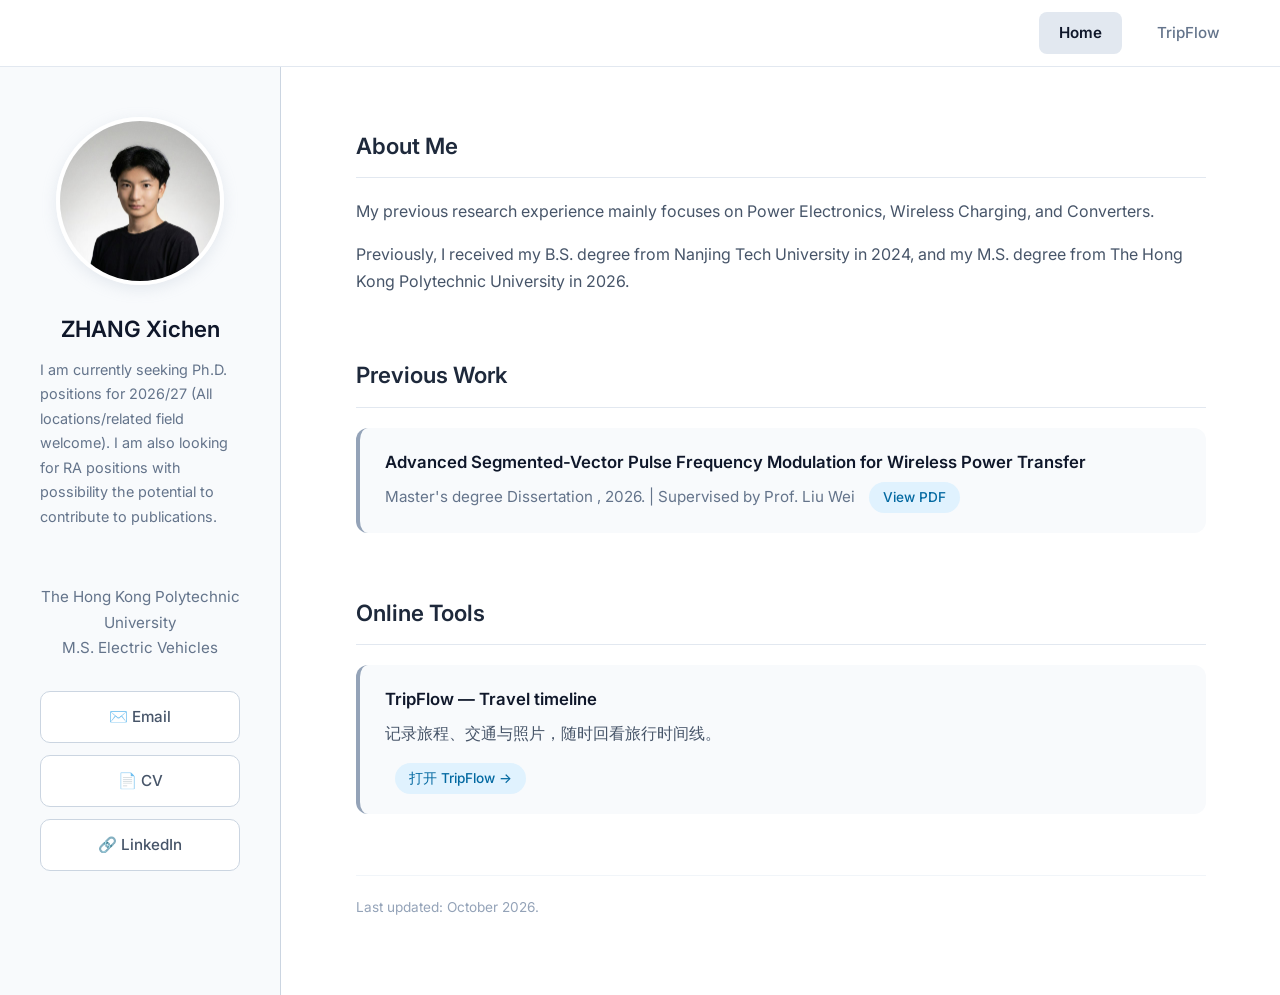
<file: index.html>
<!DOCTYPE html>
<html lang="en">
<head>
    <meta charset="UTF-8">
    <meta name="viewport" content="width=device-width, initial-scale=1.0">
    <title>ZHANG Xichen - Academic Profile</title>
    <style>
        /* 导入现代柔和的无衬线字体 */
        @import url('https://fonts.googleapis.com/css2?family=Inter:wght@300;400;500;600&display=swap');

        /* 全局样式 */
        body {
            font-family: 'Inter', -apple-system, BlinkMacSystemFont, "Segoe UI", Roboto, sans-serif;
            line-height: 1.7;
            color: #475569;
            background-color: #ffffff; /* 统一改为纯白背景 */
            margin: 0;
            padding: 0;
            display: flex;
            flex-direction: column;
        }

        /* === 全局顶部导航栏 === */
        .global-nav {
            width: 100%;
            background-color: rgba(255, 255, 255, 0.85);
            backdrop-filter: blur(12px);
            -webkit-backdrop-filter: blur(12px);
            border-bottom: 1px solid #e2e8f0;
            position: sticky;
            top: 0;
            z-index: 100;
            display: flex;
            justify-content: center;
        }

        .nav-inner {
            max-width: 1200px;
            width: 100%;
            padding: 12px 30px;
            display: flex;
            justify-content: flex-end; /* 导航项靠右排列 */
            gap: 15px;
        }

        .global-nav a {
            text-decoration: none;
            color: #64748b;
            font-weight: 500;
            font-size: 0.95rem;
            padding: 8px 20px;
            border-radius: 8px;
            transition: all 0.2s ease;
        }

        .global-nav a:hover {
            color: #0f172a;
            background-color: #f1f5f9;
        }

        .global-nav a.active {
            color: #0f172a;
            background-color: #e2e8f0;
            font-weight: 600;
        }

        /* 页面主容器：全屏通栏设计 */
        .layout-container {
            display: flex;
            width: 100%;
            flex: 1; /* 撑满剩余高度 */
            min-height: calc(100vh - 60px);
        }

        /* === 左侧信息栏 (紧贴最左侧) === */
        .sidebar {
            width: 200px;
            background-color: #f8fafc; /* 给予左侧一个极浅的灰蓝色背景，与右侧白底区分 */
            border-right: 1px solid #cbd5e1; /* 加深了分界线的颜色 */
            padding: 50px 40px;
            display: flex;
            flex-direction: column;
            align-items: center;
            text-align: center;
            flex-shrink: 0;
        }

        .profile-photo {
            width: 160px;
            height: 160px;
            border-radius: 50%;
            object-fit: cover;
            margin-bottom: 25px;
            border: 4px solid #ffffff;
            box-shadow: 0 4px 15px rgba(148, 163, 184, 0.2);
        }

        .sidebar h1 {
            font-size: 1.4rem;
            font-weight: 600;
            color: #0f172a;
            margin: 0 0 10px 0;
        }

        .sidebar .subtitle {
            font-size: 0.90rem;
            color: #64748b;
            margin-bottom: 30px;
            text-align: left; /* <- 加上这一行让文字靠左 */
            width: 100%;      /* <- 加上这一行确保文字块占满区域，从而完美左对齐 */
        }
        .sidebar .subtitle2 {
            font-size: 0.95rem;
            color: #64748b;
            margin-bottom: 30px;
        }

        /* 左侧链接按钮组 */
        .link-group {
            display: flex;
            flex-direction: column;
            gap: 12px;
            width: 100%;
        }

        .link-group a {
            display: flex;
            align-items: center;
            justify-content: center;
            padding: 12px;
            background-color: #ffffff;
            color: #475569;
            text-decoration: none;
            font-size: 0.95rem;
            font-weight: 500;
            border-radius: 10px;
            border: 1px solid #cbd5e1; /* 加深了按钮边框 */
            transition: all 0.3s ease;
        }

        .link-group a:hover {
            background-color: #f1f5f9;
            color: #0f172a;
            transform: translateY(-2px);
            box-shadow: 0 4px 12px rgba(0,0,0,0.05);
        }

        /* === 右侧主要内容区 === */
        .main-content {
            flex: 1;
            background-color: #ffffff;
            padding: 60px 40px;
            display: flex;
            justify-content: center; /* 确保内容在超大屏幕下居中 */
        }

        /* 内部内容容器：控制最大阅读宽度 */
        .content-inner {
            max-width: 850px;
            width: 100%;
            display: flex;
            flex-direction: column;
        }

        .content-inner section {
            margin-bottom: 45px;
        }

        .content-inner h2 {
            font-size: 1.4rem;
            font-weight: 600;
            color: #1e293b;
            margin-top: 0;
            margin-bottom: 20px;
            padding-bottom: 12px;
            border-bottom: 1px solid #e2e8f0;
        }

        .content-inner p {
            margin: 0 0 16px 0;
        }

        /* 列表样式 */
        ul { padding-left: 20px; }
        li { margin-bottom: 12px; }
        strong { color: #334155; }

        /* 论文/项目卡片样式 */
        .pub-item {
            background: #f8fafc;
            padding: 20px 25px;
            border-radius: 12px;
            border-left: 4px solid #94a3b8; /* 加深了卡片的左侧色带 */
            margin-bottom: 16px;
            transition: transform 0.2s ease;
        }
        
        .pub-item:hover {
            transform: translateX(4px);
        }

        .pub-title {
            font-weight: 600;
            color: #0f172a;
            font-size: 1.05rem;
            margin-bottom: 6px;
        }

        .doc-link {
            display: inline-block;
            background-color: #e0f2fe;
            color: #0369a1;
            padding: 4px 14px;
            border-radius: 20px;
            font-size: 0.85rem;
            font-weight: 500;
            margin-left: 10px;
            text-decoration: none;
            transition: all 0.2s ease;
        }

        .doc-link:hover {
            background-color: #bae6fd;
        }

        /* 页脚 */
        footer {
            margin-top: auto;
            padding-top: 20px;
            font-size: 0.85rem;
            color: #94a3b8;
            border-top: 1px solid #f1f5f9;
        }

        /* 响应式设计：在手机或窄屏幕上自动转为上下单栏布局 */
        @media (max-width: 900px) {
            .layout-container {
                flex-direction: column;
            }
            .sidebar {
                width: 100%;
                border-right: none;
                border-bottom: 1px solid #cbd5e1;
                padding: 40px 20px;
                box-sizing: border-box;
            }
            .main-content {
                padding: 40px 20px;
            }
            .nav-inner {
                justify-content: center;
            }
        }
    </style>
</head>
<body>

<!-- === 全局页面顶部导航栏 === -->
<nav class="global-nav">
    <div class="nav-inner">
        <a href="index.html" class="active">Home</a>
        <a href="/tripflow/">TripFlow</a>
        <!-- === <a href="projects.html">Projects</a> === -->
        <!-- === <a href="gallery.html">Gallery</a> === -->
    </div>
</nav>

<div class="layout-container">
    
    <!-- 左侧区域：个人信息与链接 (已靠齐最左侧，加深边界线) -->
    <aside class="sidebar">
        <img src="images/profile.jpg" alt="Profile Photo" class="profile-photo">
        <h1>ZHANG Xichen</h1>
        <div class="subtitle">
            I am currently seeking Ph.D. positions for 2026/27 (All locations/related field welcome). I am also looking for RA positions with possibility the potential to contribute to publications.<br><br>
            
        </div>

        <div class="subtitle2">
            The Hong Kong Polytechnic University<br>
            M.S. Electric Vehicles
        </div>
        
        <div class="link-group">
            <a href="mailto:xichen.zhang@connect.polyu.hk">✉️ Email</a>
            <a href="documents/cv.pdf" target="_blank">📄 CV</a>
            <a href="https://www.linkedin.com/in/xichen-zhang-b2058a384/" target="_blank">🔗 LinkedIn</a>
        </div>
    </aside>

    <!-- 右侧区域：核心学术内容 -->
    <main class="main-content">
        <!-- 阅读安全区：控制最大宽度 -->
        <div class="content-inner">
            
            <section id="about">
                <h2>About Me</h2>
                <p>My previous research experience mainly focuses on Power Electronics, Wireless Charging, and Converters.</p>
                <p>Previously, I received my B.S. degree from Nanjing Tech University in 2024, and my M.S. degree from The Hong Kong Polytechnic University in 2026.</p>
            </section>


            <!-- <section id="research">
                <h2>Research Interests</h2>
                <ul>
                    <li><strong>Wireless Power Transfer (WPT):</strong>  DC-DC converter design, simulation, and hardware implementation.</li>

                </ul>
            </section> -->
            

            <section id="publications">
                <h2>Previous Work</h2>
                
                <div class="pub-item">
                    <div class="pub-title">Advanced Segmented-Vector Pulse Frequency Modulation for Wireless Power Transfer</div>
                    <div style="font-size: 0.95rem; color: #64748b;">
                        Master's degree Dissertation , 2026.   |    Supervised by Prof. Liu Wei
                        <a class="doc-link" href="documents/ASVPFM.pdf" target="_blank">View PDF</a>
                    </div>
                </div>
                
            </section>

            <section id="tripflow">
                <h2>Online Tools</h2>
                <div class="pub-item">
                    <div class="pub-title">TripFlow — Travel timeline</div>
                    <p lang="zh-CN">记录旅程、交通与照片，随时回看旅行时间线。</p>
                    <a class="doc-link" href="/tripflow/" lang="zh-CN">打开 TripFlow →</a>
                </div>
            </section>

            <footer>
                <p> Last updated: October 2026.</p>
            </footer>
            
        </div>
    </main>
</div>

</body>
</html>
</file>
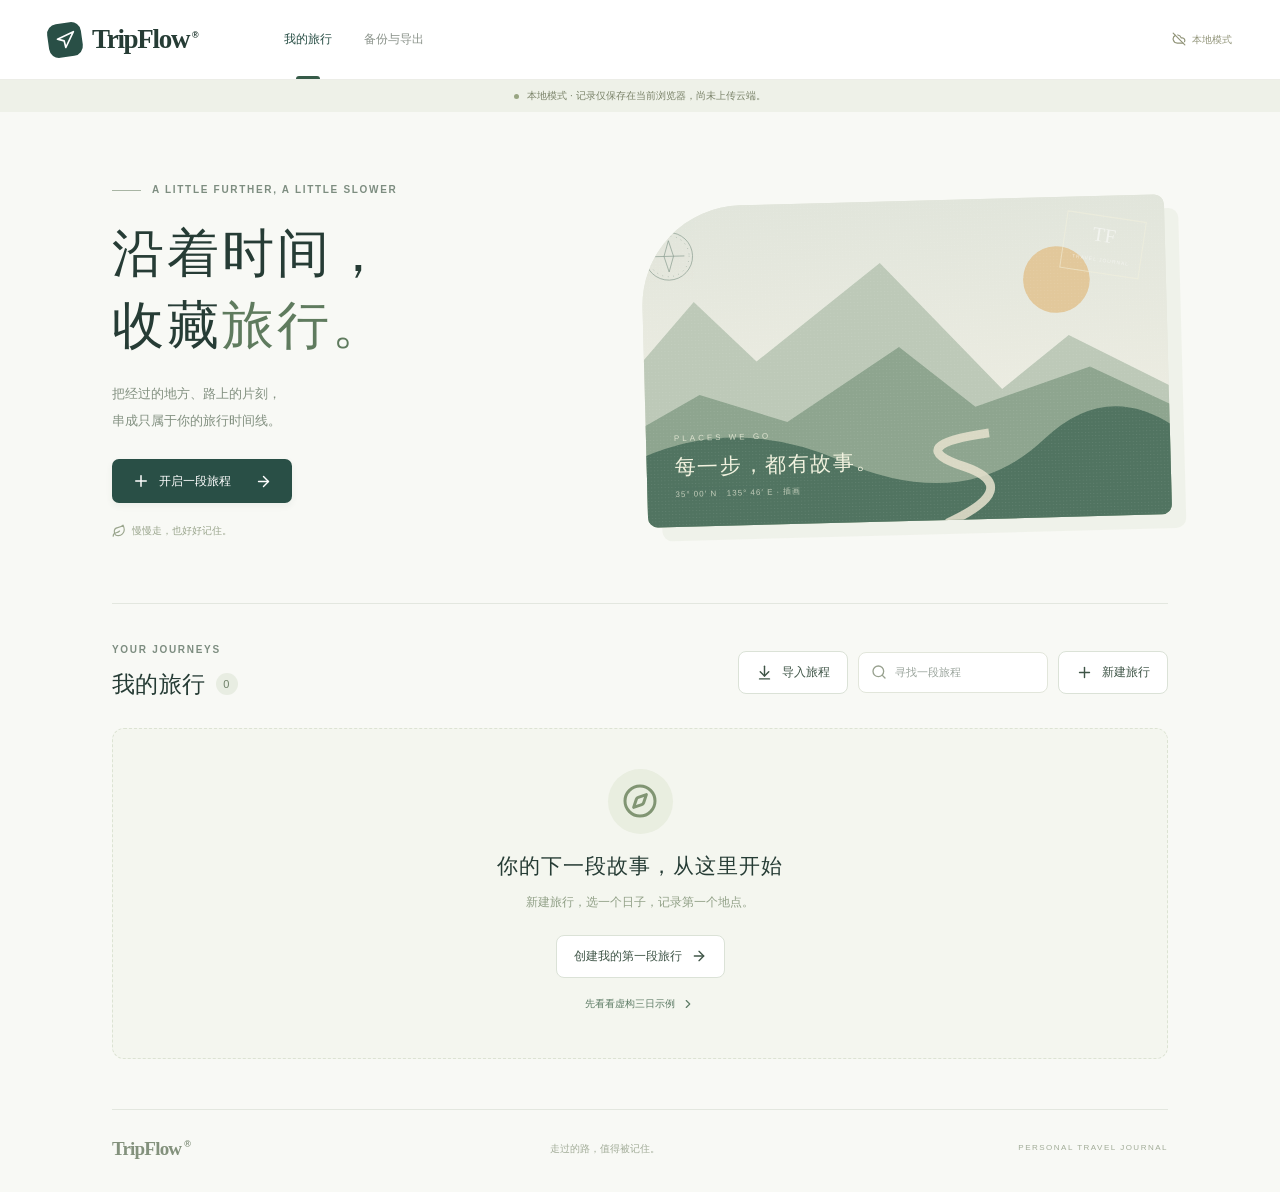
<file: tripflow/index.html>
<!doctype html><html lang="zh-CN"><head><meta charset="UTF-8"/><meta name="viewport" content="width=device-width, initial-scale=1.0"/><meta name="theme-color" content="#294f46"/><meta name="description" content="TripFlow，沿着时间，收藏旅行。私人的每日旅行时间线。"/><link rel="icon" href="/tripflow/favicon.svg"/><title>TripFlow · 沿着时间，收藏旅行</title>  <script type="module" crossorigin src="/tripflow/assets/index-BIm7Vu9X.js"></script>
  <link rel="modulepreload" crossorigin href="/tripflow/assets/react-vendor-WMYnhAEN.js">
  <link rel="modulepreload" crossorigin href="/tripflow/assets/time-vendor-Cg8xfoQg.js">
  <link rel="modulepreload" crossorigin href="/tripflow/assets/cloud-vendor-De9GV7Vy.js">
  <link rel="modulepreload" crossorigin href="/tripflow/assets/validation-vendor-CjbDRD19.js">
  <link rel="modulepreload" crossorigin href="/tripflow/assets/backup-vendor-w83gWbGJ.js">
  <link rel="stylesheet" crossorigin href="/tripflow/assets/index-IVOJQlnt.css">
</head><body><div id="root"></div></body></html>
</file>
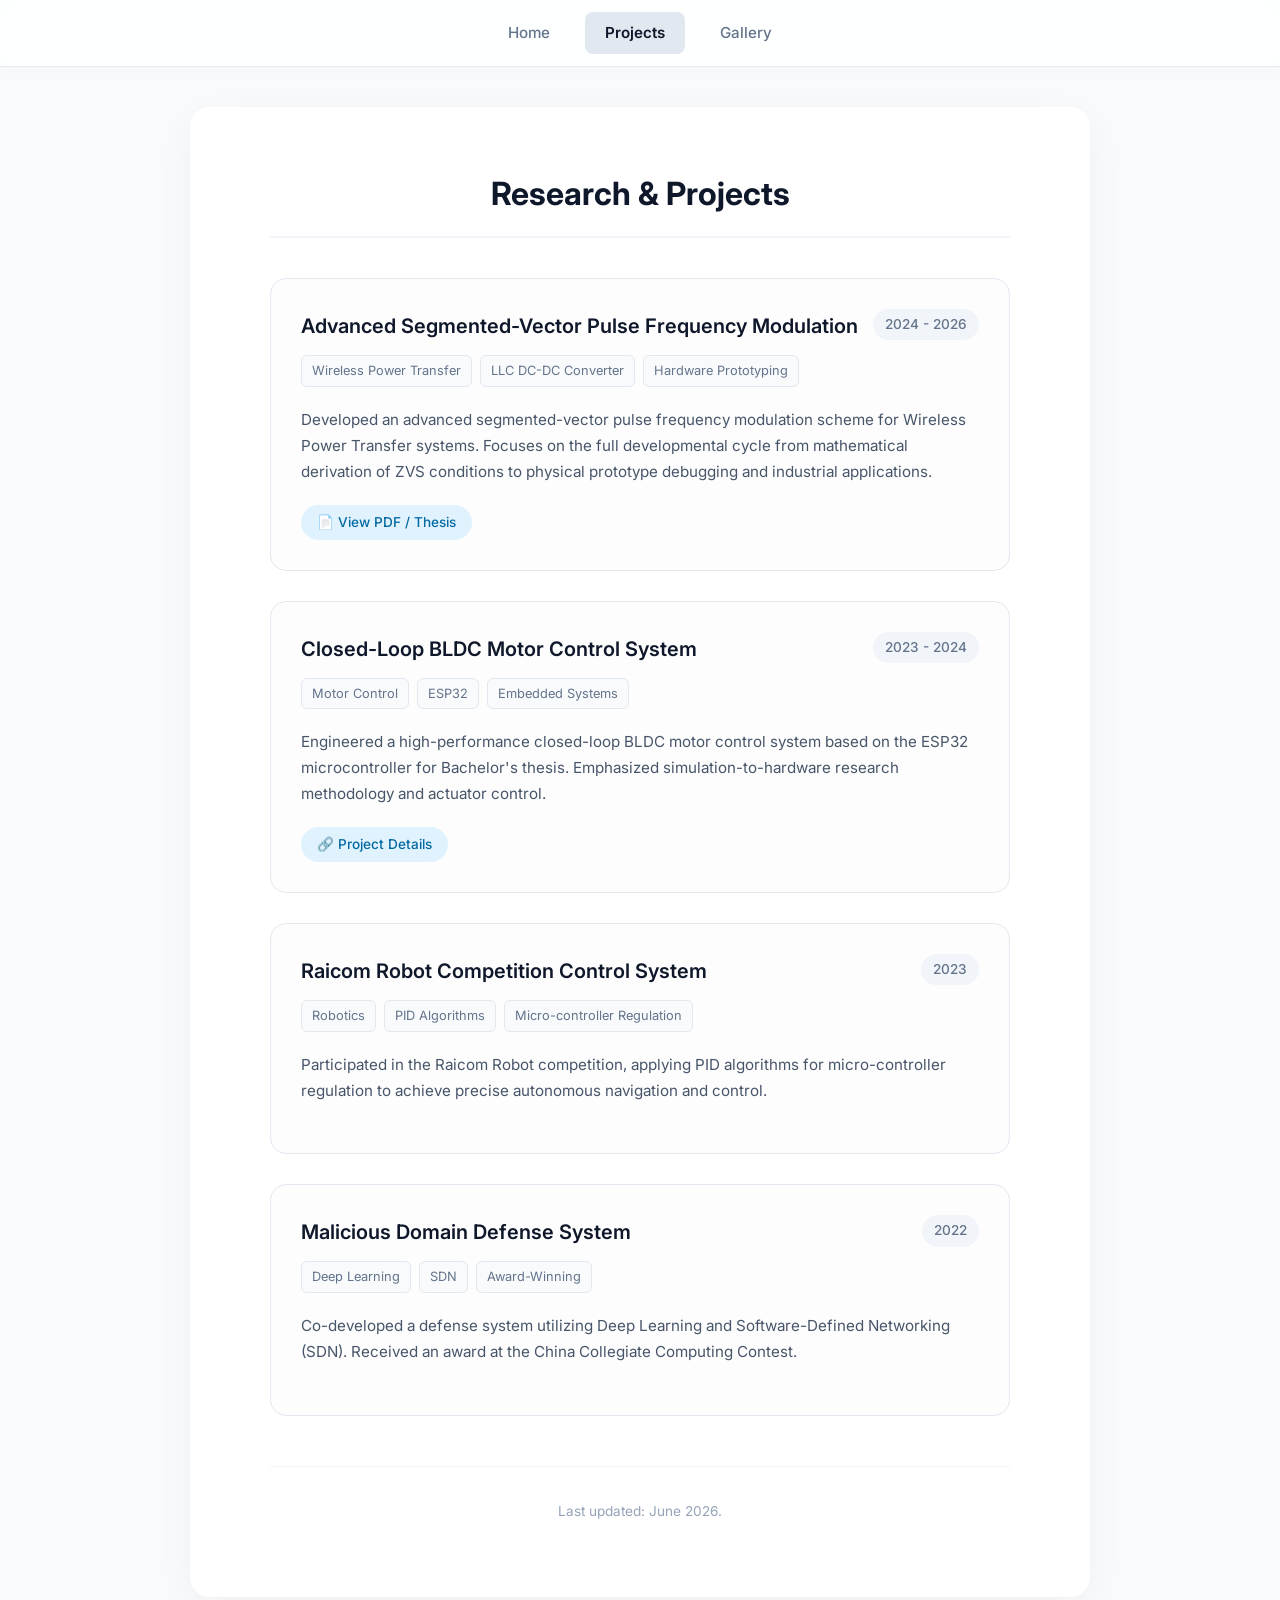
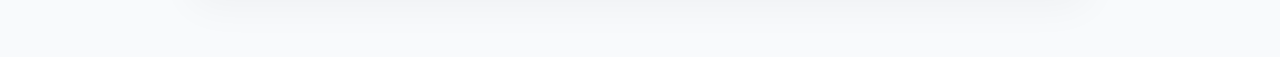
<file: projects.html>
<!DOCTYPE html>
<html lang="en">
<head>
    <meta charset="UTF-8">
    <meta name="viewport" content="width=device-width, initial-scale=1.0">
    <title>Projects - ZHANG Xichen</title>
    <style>
        /* 导入现代柔和的无衬线字体 */
        @import url('https://fonts.googleapis.com/css2?family=Inter:wght@300;400;500;600;700&display=swap');

        /* 全局样式 */
        body {
            font-family: 'Inter', -apple-system, BlinkMacSystemFont, "Segoe UI", Roboto, sans-serif;
            line-height: 1.7;
            color: #475569;
            background-color: #f8fafc;
            margin: 0;
            padding: 0;
            display: flex;
            flex-direction: column;
            align-items: center;
            min-height: 100vh;
        }

        /* === 全局顶部导航栏 (毛玻璃悬浮效果) === */
        .global-nav {
            width: 100%;
            background-color: rgba(255, 255, 255, 0.85);
            backdrop-filter: blur(12px);
            -webkit-backdrop-filter: blur(12px);
            border-bottom: 1px solid rgba(226, 232, 240, 0.8);
            position: sticky;
            top: 0;
            z-index: 100;
            display: flex;
            justify-content: center;
            box-shadow: 0 4px 20px rgba(0, 0, 0, 0.02);
        }

        .nav-inner {
            max-width: 900px; /* 与单栏主容器宽度保持一致 */
            width: 100%;
            padding: 12px 20px;
            display: flex;
            justify-content: center;
            gap: 15px;
        }

        .global-nav a {
            text-decoration: none;
            color: #64748b;
            font-weight: 500;
            font-size: 0.95rem;
            padding: 8px 20px;
            border-radius: 8px;
            transition: all 0.2s ease;
        }

        .global-nav a:hover {
            color: #0f172a;
            background-color: #f1f5f9;
        }

        /* 当前所在页面的高亮状态 (移至 Projects) */
        .global-nav a.active {
            color: #0f172a;
            background-color: #e2e8f0;
            font-weight: 600;
        }

        /* 页面主容器：单栏居中宽幅设计 */
        .layout-container {
            max-width: 900px;
            width: 100%;
            margin: 40px 20px 60px 20px;
            background: #ffffff;
            border-radius: 20px;
            box-shadow: 0 10px 40px rgba(0, 0, 0, 0.04);
            padding: 60px 80px;
            box-sizing: border-box;
        }

        /* 标题排版 */
        h1.page-title {
            font-size: 2rem;
            font-weight: 700;
            color: #0f172a;
            margin-top: 0;
            margin-bottom: 40px;
            padding-bottom: 15px;
            border-bottom: 2px solid #f1f5f9;
            text-align: center;
        }

        /* 项目卡片列表 */
        .project-list {
            display: flex;
            flex-direction: column;
            gap: 30px;
        }

        /* 独立的现代项目卡片 */
        .project-card {
            background: #fdfdfd;
            border: 1px solid #e2e8f0;
            border-radius: 16px;
            padding: 30px;
            transition: all 0.3s ease;
        }

        .project-card:hover {
            border-color: #cbd5e1;
            box-shadow: 0 12px 30px rgba(0, 0, 0, 0.03);
            transform: translateY(-3px);
        }

        .project-header {
            display: flex;
            justify-content: space-between;
            align-items: flex-start;
            margin-bottom: 12px;
            flex-wrap: wrap;
            gap: 10px;
        }

        .project-title {
            font-size: 1.25rem;
            font-weight: 600;
            color: #0f172a;
            margin: 0;
        }

        .project-year {
            font-size: 0.85rem;
            color: #64748b;
            background-color: #f1f5f9;
            padding: 4px 12px;
            border-radius: 20px;
            font-weight: 500;
        }

        .project-desc {
            color: #475569;
            margin: 0 0 20px 0;
            font-size: 0.95rem;
        }

        /* 技能标签 (Tags) */
        .project-tags {
            display: flex;
            flex-wrap: wrap;
            gap: 8px;
            margin-bottom: 20px;
        }

        .tag {
            background-color: #f8fafc;
            color: #64748b;
            font-size: 0.8rem;
            padding: 4px 10px;
            border-radius: 6px;
            border: 1px solid #e2e8f0;
        }

        /* 链接按钮 */
        .project-links a {
            display: inline-block;
            background-color: #e0f2fe;
            color: #0369a1;
            padding: 6px 16px;
            border-radius: 20px;
            font-size: 0.85rem;
            font-weight: 500;
            text-decoration: none;
            transition: all 0.2s ease;
        }

        .project-links a:hover {
            background-color: #bae6fd;
        }

        /* 页脚 */
        footer {
            margin-top: 50px;
            padding-top: 20px;
            font-size: 0.85rem;
            color: #94a3b8;
            border-top: 1px solid #f1f5f9;
            text-align: center;
        }

        /* 响应式设计 */
        @media (max-width: 768px) {
            .layout-container {
                margin: 20px;
                padding: 40px 30px;
                width: auto;
            }
            .project-header {
                flex-direction: column;
            }
        }
    </style>
</head>
<body>

<!-- === 全局页面顶部导航栏 === -->
<nav class="global-nav">
    <div class="nav-inner">
        <a href="index.html">Home</a>
        <!-- 将 active 状态切换到 Projects -->
        <a href="projects.html" class="active">Projects</a>
        <a href="gallery.html">Gallery</a>
    </div>
</nav>

<!-- 页面主容器 (单栏布局) -->
<div class="layout-container">
    <h1 class="page-title">Research & Projects</h1>
    
    <div class="project-list">

        <!-- 项目卡片 1 -->
        <div class="project-card">
            <div class="project-header">
                <h2 class="project-title">Advanced Segmented-Vector Pulse Frequency Modulation</h2>
                <span class="project-year">2024 - 2026</span>
            </div>
            <div class="project-tags">
                <span class="tag">Wireless Power Transfer</span>
                <span class="tag">LLC DC-DC Converter</span>
                <span class="tag">Hardware Prototyping</span>
            </div>
            <p class="project-desc">
                Developed an advanced segmented-vector pulse frequency modulation scheme for Wireless Power Transfer systems. Focuses on the full developmental cycle from mathematical derivation of ZVS conditions to physical prototype debugging and industrial applications.
            </p>
            <div class="project-links">
                <a href="documents/ASVPFM.pdf" target="_blank">📄 View PDF / Thesis</a>
            </div>
        </div>

        <!-- 项目卡片 2 -->
        <div class="project-card">
            <div class="project-header">
                <h2 class="project-title">Closed-Loop BLDC Motor Control System</h2>
                <span class="project-year">2023 - 2024</span>
            </div>
            <div class="project-tags">
                <span class="tag">Motor Control</span>
                <span class="tag">ESP32</span>
                <span class="tag">Embedded Systems</span>
            </div>
            <p class="project-desc">
                Engineered a high-performance closed-loop BLDC motor control system based on the ESP32 microcontroller for Bachelor's thesis. Emphasized simulation-to-hardware research methodology and actuator control.
            </p>
            <div class="project-links">
                <a href="#">🔗 Project Details</a>
            </div>
        </div>

        <!-- 项目卡片 3 -->
        <div class="project-card">
            <div class="project-header">
                <h2 class="project-title">Raicom Robot Competition Control System</h2>
                <span class="project-year">2023</span>
            </div>
            <div class="project-tags">
                <span class="tag">Robotics</span>
                <span class="tag">PID Algorithms</span>
                <span class="tag">Micro-controller Regulation</span>
            </div>
            <p class="project-desc">
                Participated in the Raicom Robot competition, applying PID algorithms for micro-controller regulation to achieve precise autonomous navigation and control.
            </p>
        </div>

        <!-- 项目卡片 4 -->
        <div class="project-card">
            <div class="project-header">
                <h2 class="project-title">Malicious Domain Defense System</h2>
                <span class="project-year">2022</span>
            </div>
            <div class="project-tags">
                <span class="tag">Deep Learning</span>
                <span class="tag">SDN</span>
                <span class="tag">Award-Winning</span>
            </div>
            <p class="project-desc">
                Co-developed a defense system utilizing Deep Learning and Software-Defined Networking (SDN). Received an award at the China Collegiate Computing Contest.
            </p>
        </div>

    </div>

    <footer>
        <p> Last updated: June 2026.</p>
    </footer>
</div>

</body>
</html>
</file>
<file: tripflow/assets/index-IVOJQlnt.css>
@layer properties{@supports (((-webkit-hyphens:none)) and (not (margin-trim:inline))) or ((-moz-orient:inline) and (not (color:rgb(from red r g b)))){*,:before,:after,::backdrop{--tw-rotate-x:initial;--tw-rotate-y:initial;--tw-rotate-z:initial;--tw-skew-x:initial;--tw-skew-y:initial;--tw-outline-style:solid}}}@layer theme{:root,:host{--font-sans:"Inter", "Segoe UI", "PingFang SC", "Microsoft YaHei", sans-serif;--font-mono:ui-monospace, SFMono-Regular, Menlo, Monaco, Consolas, "Liberation Mono", "Courier New", monospace;--spacing:.25rem;--default-font-family:var(--font-sans);--default-mono-font-family:var(--font-mono)}}@layer base{*,:after,:before,::backdrop{box-sizing:border-box;border:0 solid;margin:0;padding:0}::file-selector-button{box-sizing:border-box;border:0 solid;margin:0;padding:0}html,:host{-webkit-text-size-adjust:100%;tab-size:4;line-height:1.5;font-family:var(--default-font-family,-apple-system, BlinkMacSystemFont, "Segoe UI", Roboto, "Helvetica Neue", "Noto Sans", Arial, sans-serif, "Apple Color Emoji", "Segoe UI Emoji", "Segoe UI Symbol", "Noto Color Emoji");font-feature-settings:var(--default-font-feature-settings,normal);font-variation-settings:var(--default-font-variation-settings,normal);-webkit-tap-highlight-color:transparent}hr{height:0;color:inherit;border-top-width:1px}abbr:where([title]){-webkit-text-decoration:underline dotted;text-decoration:underline dotted}h1,h2,h3,h4,h5,h6{font-size:inherit;font-weight:inherit}a{color:inherit;-webkit-text-decoration:inherit;text-decoration:inherit}b,strong{font-weight:bolder}code,kbd,samp,pre{font-family:var(--default-mono-font-family,ui-monospace, SFMono-Regular, Menlo, Monaco, Consolas, "Liberation Mono", "Courier New", monospace);font-feature-settings:var(--default-mono-font-feature-settings,normal);font-variation-settings:var(--default-mono-font-variation-settings,normal);font-size:1em}small{font-size:80%}sub,sup{vertical-align:baseline;font-size:75%;line-height:0;position:relative}sub{bottom:-.25em}sup{top:-.5em}table{text-indent:0;border-color:inherit;border-collapse:collapse}:-moz-focusring:where(:not(iframe)){outline:auto}progress{vertical-align:baseline}summary{display:list-item}ol,ul,menu{list-style:none}img,svg,video,canvas,audio,iframe,embed,object{vertical-align:middle;display:block}img,video{max-width:100%;height:auto}button,input,select,optgroup,textarea{font:inherit;font-feature-settings:inherit;font-variation-settings:inherit;letter-spacing:inherit;color:inherit;opacity:1;background-color:#0000;border-radius:0}::file-selector-button{font:inherit;font-feature-settings:inherit;font-variation-settings:inherit;letter-spacing:inherit;color:inherit;opacity:1;background-color:#0000;border-radius:0}:where(select:is([multiple],[size])) optgroup{font-weight:bolder}:where(select:is([multiple],[size])) optgroup option{padding-inline-start:20px}::file-selector-button{margin-inline-end:4px}::placeholder{opacity:1}@supports (not ((-webkit-appearance:-apple-pay-button))) or (contain-intrinsic-size:1px){::placeholder{color:currentColor}@supports (color:color-mix(in lab,red,red)){::placeholder{color:color-mix(in oklab,currentcolor 50%,transparent)}}}textarea{resize:vertical}::-webkit-search-decoration{-webkit-appearance:none}::-webkit-date-and-time-value{min-height:1lh;text-align:inherit}::-webkit-datetime-edit{display:inline-flex}::-webkit-datetime-edit-fields-wrapper{padding:0}::-webkit-datetime-edit{padding-block:0}::-webkit-datetime-edit-year-field{padding-block:0}::-webkit-datetime-edit-month-field{padding-block:0}::-webkit-datetime-edit-day-field{padding-block:0}::-webkit-datetime-edit-hour-field{padding-block:0}::-webkit-datetime-edit-minute-field{padding-block:0}::-webkit-datetime-edit-second-field{padding-block:0}::-webkit-datetime-edit-millisecond-field{padding-block:0}::-webkit-datetime-edit-meridiem-field{padding-block:0}::-webkit-calendar-picker-indicator{line-height:1}:-moz-ui-invalid{box-shadow:none}button,input:where([type=button],[type=reset],[type=submit]){appearance:button}::file-selector-button{appearance:button}::-webkit-inner-spin-button{height:auto}::-webkit-outer-spin-button{height:auto}[hidden]:where(:not([hidden=until-found])){display:none!important}}@layer components;@layer utilities{.collapse{visibility:collapse}.sr-only{clip-path:inset(50%);white-space:nowrap;border-width:0;width:1px;height:1px;margin:-1px;padding:0;position:absolute;overflow:hidden}.static{position:static}.block{display:block}.contents{display:contents}.flex{display:flex}.inline{display:inline}.table{display:table}.transform{transform:var(--tw-rotate-x,) var(--tw-rotate-y,) var(--tw-rotate-z,) var(--tw-skew-x,) var(--tw-skew-y,)}.items-center{align-items:center}.justify-between{justify-content:space-between}.gap-2{gap:calc(var(--spacing) * 2)}.gap-3{gap:calc(var(--spacing) * 3)}.outline{outline-style:var(--tw-outline-style);outline-width:1px}}:root{font-family:var(--font-sans);color:#263c35;font-synthesis:none;--green:#294f46;--muted:#7b8880;--line:#e3e7df;--serif:Georgia, "Noto Serif SC", "Songti SC", "SimSun", serif;background:#f8f9f5;font-size:14px;font-weight:400;line-height:1.6}*{box-sizing:border-box}body{min-width:320px;margin:0}button,a,input,select,textarea{-webkit-tap-highlight-color:transparent}button,a{touch-action:manipulation}button{cursor:pointer;font:inherit}button:disabled,.disabled{opacity:.45;cursor:not-allowed}a{color:inherit;text-decoration:none}svg{flex-shrink:0}h1,h2,h3,p{margin:0}button{color:inherit;background:0 0;border:0}input,select,textarea{font:inherit;color:inherit}input:not([type=file]),select,textarea{background:#fff;border:1px solid #dde3d9;border-radius:9px;outline:none;width:100%;min-height:43px;padding:10px 12px}input:focus,select:focus,textarea:focus{border-color:#739687;box-shadow:0 0 0 3px #294f4610}input::placeholder,textarea::placeholder{color:#9aa49c}textarea{resize:vertical;min-height:85px}label{letter-spacing:.02em;flex-direction:column;gap:7px;font-size:12px;font-weight:600;display:flex}input,select,textarea{letter-spacing:normal;font-weight:400}button:focus-visible,a:focus-visible,summary:focus-visible{outline-offset:3px;outline:3px solid #93b4a4}::selection{background:#d6e6d9}hr{border:0;border-top:1px solid var(--line);margin:22px 0}.muted{color:var(--muted)}.small{font-size:12px}.eyebrow{letter-spacing:.17em;color:#7d8d80;align-items:center;gap:11px;font-size:10px;font-weight:600;display:flex}.tiny-line{background:#a8b5a4;width:29px;height:1px;display:inline-block}.btn{white-space:nowrap;border-radius:8px;justify-content:center;align-items:center;gap:9px;min-height:43px;padding:10px 17px;font-size:12px;font-weight:600;line-height:1.4;transition:background .18s,transform .18s;display:inline-flex}.btn:hover:not(:disabled){transform:translateY(-1px)}.btn-primary{color:#fff;background:#294f46;box-shadow:0 3px 7px #294f4610}.btn-primary:hover:not(:disabled){background:#356455}.btn-outline{color:#3f5547;background:#fff;border:1px solid #dbe2d7}.btn-outline:hover:not(:disabled){background:#f1f5ee}.btn-ghost{color:#778578;background:0 0}.btn-ghost:hover:not(:disabled){color:#294f46;background:#e9eee5}.btn-danger{color:#fff;background:#a84f45}.btn-sm{min-height:35px;padding:8px 13px;font-size:11px}.btn-icon{width:34px;min-width:34px;height:34px;min-height:34px;padding:0}.full-width{width:100%}.text-button{color:#5d7b65;align-items:center;gap:6px;font-size:12px;font-weight:600;display:inline-flex}.page-width{max-width:1140px;margin:0 auto;padding:0 42px}.site-header{background:#fff;border-bottom:1px solid #ecede7;height:80px}.header-inner{justify-content:space-between;align-items:center;gap:25px;max-width:1280px;height:100%;margin:auto;padding:0 48px;display:flex}.brand{align-items:center;gap:10px;display:flex}.brand-icon{color:#fff;background:#294f46;border-radius:10px;place-items:center;width:34px;height:34px;display:grid;transform:rotate(-8deg)}.brand-icon svg{transform:rotate(8deg)}.brand-word{letter-spacing:-1.3px;font-family:Georgia,serif;font-size:27px;font-weight:700}.brand-word>span{font-family:var(--font-sans);vertical-align:super;letter-spacing:0;margin-left:3px;font-size:9px}.site-header nav{color:#8b938b;align-items:center;gap:32px;height:100%;margin-left:60px;margin-right:auto;font-size:12px;display:flex}.site-header nav>a,.site-header nav>button{align-items:center;height:100%;display:flex;position:relative}.site-header nav .nav-active{color:#294f46;font-weight:600}.site-header nav .nav-active:after{content:"";background:#365b48;border-radius:3px 3px 0 0;width:24px;height:3px;position:absolute;bottom:0;left:calc(50% - 12px)}.header-account{align-items:center;gap:20px;display:flex}.sync-status{color:#56735c;white-space:nowrap;gap:6px;font-size:10px;display:flex}.sync-status.local{color:#919479}.account-avatar{background:#e4ebdf;border:1px solid #d6dfcc;border-radius:50%;justify-content:center;align-items:center;gap:2px;width:35px;height:35px;font-size:12px;display:flex}.mode-banner,.network-banner,.error-banner{color:#7a8369;background:#eef1e8;flex-wrap:wrap;justify-content:center;align-items:center;gap:8px;min-height:32px;padding:7px 20px;font-size:10px;display:flex}.mode-banner button{text-underline-offset:3px;align-items:center;gap:4px;text-decoration:underline;display:inline-flex}.status-dot{background:#98a582;border-radius:50%;width:5px;height:5px}.network-banner{color:#977943;background:#f8ecd4}.error-banner{color:#a25943;background:#f9eae4}.error-banner button{text-decoration:underline}.home-hero{border-bottom:1px solid var(--line);grid-template-columns:1fr 1.1fr;align-items:center;gap:55px;padding:70px 0 64px;display:grid}.hero-copy h1{font-family:var(--serif);letter-spacing:3px;margin:20px 0 18px;font-size:52px;font-weight:500;line-height:1.38}.hero-copy h1 span{color:#5f7b5e}.hero-description{color:#829080;margin-bottom:25px;font-size:13px;line-height:2.1}.hero-copy .btn{border-radius:7px;padding:13px 20px;font-size:12px}.hero-copy .btn svg:last-child{margin-left:15px}.hero-footnote{color:#9ba68e;align-items:center;gap:6px;margin-top:20px;font-size:10px;display:flex}.hero-landscape{background:#e4e7dc;border-radius:100px 10px 10px;height:320px;position:relative;overflow:hidden;transform:rotate(-1.5deg);box-shadow:14px 14px #e8ebdf80}.cover-illustration,.cover-image{object-fit:cover;width:100%;height:100%;display:block}.hero-illustration{height:100%;transform:scale(1.02)}.postcard-label{color:#f1f2df;flex-direction:column;gap:5px;display:flex;position:absolute;bottom:25px;left:28px}.postcard-label>span:first-child{letter-spacing:3px;opacity:.8;font-size:8px}.postcard-label strong{font-family:var(--serif);letter-spacing:1.6px;font-size:21px;font-weight:400}.postcard-coordinate{letter-spacing:1px;opacity:.7;font-size:8px}.postcard-stamp{color:#fff8;text-align:center;border:1px solid #f2f1dc8c;padding:8px 10px;font-family:Georgia,serif;font-size:20px;line-height:1;position:absolute;top:20px;right:23px;transform:rotate(10deg)}.postcard-stamp small{font-family:var(--font-sans);letter-spacing:1px;font-size:5px}.trips-section{padding:38px 0 50px}.section-heading{justify-content:space-between;align-items:center;gap:20px;margin-bottom:25px;display:flex}.section-heading h2{letter-spacing:.4px;align-items:center;gap:10px;margin-top:8px;font-size:23px;font-weight:600;display:flex}.count-badge{color:#6f8168;background:#e8ede2;border-radius:50%;place-items:center;width:22px;height:22px;font-size:11px;font-weight:400;display:grid}.collection-tools{align-items:center;gap:10px;display:flex}.search-field{color:#98a18f;background:#fff;border:1px solid #e2e6db;border-radius:8px;align-items:center;gap:8px;width:190px;padding-left:12px;display:flex}.search-field input:not([type=file]){box-shadow:none;background:0 0;border:0;min-height:39px;padding:8px 8px 8px 0;font-size:11px}.trip-grid{grid-template-columns:repeat(3,minmax(0,1fr));gap:24px;display:grid}.trip-card{background:#fff;border:1px solid #e2e7dc;border-radius:12px;min-width:0;transition:transform .2s,box-shadow .2s;overflow:hidden}.trip-card:hover{transform:translateY(-4px);box-shadow:0 12px 30px #233e3210}.trip-cover{height:170px;position:relative;overflow:hidden}.trip-cover .cover-illustration,.trip-cover img{transition:transform .4s}.trip-card:hover .cover-illustration,.trip-card:hover img{transform:scale(1.04)}.trip-days{letter-spacing:1px;color:#4e6651;background:#ffffffe0;border-radius:4px;padding:4px 7px;font-size:8px;font-weight:600;position:absolute;top:14px;right:14px}.trip-cover-arrow{color:#fff;background:#ffffff21;border:1px solid #ffffff73;border-radius:50%;place-items:center;width:31px;height:31px;display:grid;position:absolute;bottom:15px;right:16px}.trip-card-body{padding:19px 20px 15px}.trip-meta{color:#8d998a;letter-spacing:.6px;align-items:center;gap:6px;font-size:9px;display:flex}.trip-card h3{margin-top:9px;font-size:17px;font-weight:600;line-height:1.6}.trip-card-body>p{color:#8d9788;-webkit-line-clamp:2;-webkit-box-orient:vertical;min-height:40px;margin-top:5px;font-size:11px;line-height:1.8;display:-webkit-box;overflow:hidden}.trip-card-footer{color:#7d8c75;border-top:1px solid #edf0e7;justify-content:space-between;margin-top:17px;padding-top:12px;font-size:10px;display:flex}.trip-card-footer>span{align-items:center;gap:5px;display:flex}.empty-home{text-align:center;background:#f4f6ef;border:1px dashed #dce3d3;border-radius:12px;flex-direction:column;align-items:center;padding:40px 20px 46px;display:flex}.empty-compass{color:#819573;background:#e9eee0;border-radius:50%;place-items:center;width:65px;height:65px;margin-bottom:16px;display:grid}.empty-home h3,.empty-day h3{font-family:var(--serif);letter-spacing:1px;font-size:21px;font-weight:500}.empty-home p,.empty-day p{color:#91a087;margin:10px 0 22px;font-size:12px}.sample-link{margin-top:18px;font-size:10px;font-weight:400}.page-footer{border-top:1px solid var(--line);color:#a2ac98;justify-content:space-between;align-items:center;gap:20px;padding:24px 0 28px;font-size:10px;display:flex}.page-footer .brand-word{color:#83917c;letter-spacing:-.8px;font-size:19px}.page-footer>span:last-child{letter-spacing:1.5px;font-size:8px}.loading-card{color:#83917c;justify-content:center;align-items:center;gap:10px;min-height:220px;display:flex}.spin{animation:1.1s linear infinite spin}@keyframes spin{to{transform:rotate(360deg)}}.trip-page{padding-bottom:35px}.breadcrumbs{color:#97a08f;align-items:center;gap:12px;margin:27px 0 32px;font-size:10px;display:flex}.breadcrumbs a{color:#6d8267;align-items:center;gap:6px;display:flex}.trip-heading{justify-content:space-between;align-items:center;gap:25px;display:flex}.trip-heading h1{font-family:var(--serif);letter-spacing:1.7px;margin-top:9px;font-size:33px;font-weight:500}.trip-subtitle{color:#8a9781;flex-wrap:wrap;align-items:center;gap:18px;margin-top:12px;font-size:10px;display:flex}.trip-subtitle span,.trip-heading-actions{align-items:center;gap:5px;display:flex}.trip-description{color:#8b9782;white-space:pre-wrap;max-width:650px;margin-top:18px;font-size:12px;line-height:1.9}.day-navigation{border-bottom:1px solid var(--line);justify-content:space-between;align-items:center;gap:25px;margin-top:34px;padding-bottom:0;display:flex}.day-tabs{scrollbar-width:thin;gap:7px;padding-bottom:14px;display:flex;overflow-x:auto}.day-tabs button{color:#a0a994;border:1px solid #0000;border-radius:9px;flex-direction:column;justify-content:center;align-items:center;min-width:76px;padding:10px 15px;transition:background .2s;display:flex}.day-tabs button>span{letter-spacing:1px;font-size:8px}.day-tabs button>strong{margin:1px 0;font-size:18px;font-weight:500}.day-tabs button>small{font-size:9px}.day-tabs button.active{color:#fff;background:#294f46;box-shadow:0 4px 8px #294f4615}.day-tabs button:hover:not(.active){background:#eaf0e2}.day-route-button{flex-shrink:0;align-self:center;margin-bottom:14px}.daily-content{max-width:810px;margin:32px auto 0}.daily-heading{justify-content:space-between;align-items:center;gap:20px;display:flex}.daily-heading h2{letter-spacing:.8px;margin-top:5px;font-size:23px;font-weight:500}.daily-heading h2>span{color:#97a08e;letter-spacing:0;margin-left:12px;font-size:12px;font-weight:400}.date-controls{align-items:center;gap:3px;display:flex}.date-picker-label{color:#9aa491;flex-direction:row;align-items:center;gap:5px;display:flex}.date-picker-label input:not([type=file]){background:0 0;border:0;max-width:125px;min-height:34px;padding:6px;font-size:10px}.daily-stats{color:#9ca691;border-bottom:1px solid #e8ece1;flex-wrap:wrap;align-items:center;gap:25px;margin-bottom:25px;padding:15px 0 21px;font-size:10px;display:flex}.daily-stats>span{align-items:center;gap:5px;display:flex}.daily-stats strong{color:#63755a;font-weight:500}.day-connection{color:#87967b;text-align:left;background:#edf1e7;border-radius:7px;align-items:center;gap:7px;width:100%;margin:15px 0 25px;padding:10px 14px;font-size:10px;display:flex}.day-connection>span:last-child,.day-connection.next>span:nth-child(2){color:#9ba68e;white-space:nowrap;margin-left:auto;font-size:9px}.day-connection.next{margin-top:23px;margin-bottom:0}.timeline{margin-top:20px;position:relative}.timeline:before{content:"";background:#dce4d2;width:1px;position:absolute;top:16px;bottom:25px;left:98px}.timeline-item{grid-template-columns:73px 28px minmax(0,1fr);gap:11px;margin-bottom:18px;scroll-margin-top:45px;display:grid;position:relative}.timeline-time{font-variant-numeric:tabular-nums;flex-direction:column;align-items:flex-end;padding-top:15px;line-height:1.5;display:flex}.timeline-time strong{letter-spacing:.2px;font-size:16px;font-weight:500}.timeline-time>span{color:#95a08d;font-size:11px}.timeline-time small{color:#aab19f;margin-top:7px;font-size:9px}.timeline-dot{color:#6f865e;z-index:1;background:#e5ecdb;border:4px solid #f8f9f5;border-radius:50%;place-items:center;width:28px;height:28px;margin-top:16px;display:grid;position:relative}.transport .timeline-dot{color:#9d926c;background:#eee9d9}.moment .timeline-dot{color:#8e83a3;background:#ebe6ee}.entry-card{background:#fff;border:1px solid #e2e7dc;border-radius:10px;padding:14px 20px 18px;box-shadow:0 2px 3px #233e3202}.transport .entry-card{background:#f1f3ec;border-color:#e4e8dd;padding-top:8px;padding-bottom:12px}.moment .entry-card{background:#fcfbfd}.entry-topline{justify-content:space-between;align-items:center;height:27px;margin-bottom:3px;display:flex}.entry-type{color:#879475;letter-spacing:.5px;background:#edf1e7;border-radius:4px;padding:2px 7px;font-size:9px;display:inline-flex}.entry-type.transport{color:#8f8c62;background:#e9e9db}.entry-type.moment{color:#97869f;background:#f0ebf3}.entry-actions{gap:1px;margin-right:-8px;display:flex}.entry-actions .btn-icon{color:#a8b09d;width:29px;min-width:29px;height:29px;min-height:29px}.entry-card h3{letter-spacing:.2px;margin-top:3px;font-size:17px;font-weight:500}.transport .entry-card h3{font-size:14px}.entry-place{color:#6e8665;text-align:left;align-items:center;gap:5px;margin-top:7px;font-size:11px;display:flex}.entry-place svg:last-child{opacity:.45}.entry-notes{color:#8c9982;white-space:pre-wrap;overflow-wrap:anywhere;margin-top:12px;font-size:12px;line-height:1.9}.transport .entry-notes{margin-top:8px;font-size:11px}.transport-stations{color:#7f8d73;flex-wrap:wrap;align-items:center;gap:8px;margin-top:5px;font-size:11px;display:flex}.transport-stations button{text-align:left;text-underline-offset:3px;-webkit-text-decoration:underline #cbd3c0;text-decoration:underline #cbd3c0}.line-label{color:#889573;align-items:center;gap:5px;margin-top:5px;font-size:10px;display:inline-flex}.estimate-line{color:#81916f;flex-wrap:wrap;gap:12px;margin-top:9px;font-size:10px;display:flex}.estimate-line span{color:#a5ac97}.entry-photos{margin-top:14px}.entry-photos summary{color:#a0aa95;cursor:pointer;align-items:center;gap:5px;font-size:10px;list-style:none;display:flex}.entry-photos summary:after{content:"⌄";margin-left:3px}.photo-strip{gap:8px;margin-top:9px;display:flex;overflow-x:auto}.photo-thumb{color:#9ba78c;background:#edf1e6;border-radius:6px;flex-shrink:0;place-items:center;width:105px;height:78px;padding:0;display:grid;overflow:hidden}.photo-thumb img{object-fit:cover;width:100%;height:100%}.photo-thumb>span{flex-direction:column;align-items:center;gap:4px;font-size:9px;display:flex}.cross-day,.overlap-warning{color:#8a9779;align-items:center;gap:5px;margin-top:8px;font-size:10px;display:flex}.overlap-warning{color:#b29458}.timezone-detail{color:#a0ab92;margin-top:9px;font-size:9px;line-height:1.8}.timeline-gap{color:#a7af9c;align-items:center;gap:8px;padding:3px 0 17px 123px;font-size:9px;display:flex;position:relative}.timeline-gap>span:first-child{color:#a0a78f}.timeline-gap button{background:#e9ede1;border-radius:50%;place-items:center;width:19px;height:19px;display:grid}.add-timeline{color:#809272;background:#f2f5ec;border:1px dashed #d9e2cd;border-radius:8px;align-items:center;gap:10px;width:calc(100% - 113px);margin-left:113px;padding:15px 18px;font-size:12px;display:flex}.add-timeline>span{background:#e3ead8;border-radius:50%;place-items:center;width:23px;height:23px;display:grid}.add-timeline small{color:#a6b093;margin-left:auto;font-size:9px}.daily-footer{border-top:1px solid var(--line);color:#a8b09b;justify-content:space-between;align-items:center;gap:15px;margin-top:20px;padding:19px 0;font-size:10px;display:flex}.daily-footer .btn{font-size:10px}.empty-day{text-align:center;z-index:1;background:#f8f9f5;flex-direction:column;align-items:center;padding:45px 20px;display:flex;position:relative}.empty-day:before{content:"";pointer-events:none;border:1px dashed #dce3d3;border-radius:10px;position:absolute;inset:0}.empty-day h3{font-size:20px}.dialog-overlay{-webkit-backdrop-filter:blur(5px);backdrop-filter:blur(5px);z-index:100;background:#172e2766;animation:.17s ease-out fade;position:fixed;inset:0}.dialog-content{z-index:101;background:#fcfdf9;border:1px solid #edf0e8;border-radius:16px;outline:none;width:min(580px,100vw - 32px);max-height:90dvh;animation:.17s ease-out fade;position:fixed;top:50%;left:50%;overflow:auto;transform:translate(-50%,-50%);box-shadow:0 25px 100px #1d382c44}.dialog-wide{width:min(920px,100vw - 32px)}.dialog-header{z-index:3;background:#fcfdf9;border-bottom:1px solid #e8eddf;justify-content:space-between;align-items:center;gap:15px;padding:25px 27px 20px;display:flex;position:sticky;top:0}.dialog-header h2{font-family:var(--serif);letter-spacing:.7px;font-size:23px;font-weight:500}.dialog-header p{margin-top:7px;font-size:11px;line-height:1.7}.form-body{flex-direction:column;gap:18px;padding:23px 27px 25px;display:flex}.form-body form{flex-direction:column;gap:18px;display:flex}.form-fieldset{border:0;flex-direction:column;gap:17px;min-width:0;margin:0;padding:0;display:flex}.form-grid{grid-template-columns:minmax(0,1fr) minmax(0,1fr);gap:15px;display:grid}.span-2{grid-column:span 2}.form-footer{border-top:1px solid var(--line);justify-content:space-between;align-items:center;gap:15px;margin-top:7px;padding-top:19px;display:flex}.notice{color:#928158;overflow-wrap:anywhere;white-space:pre-wrap;background:#f1efdf;border:1px solid #e7e4cf;border-radius:7px;padding:11px 14px;font-size:11px;line-height:1.8}.notice.error{color:#ae6954;background:#f8ece7;border-color:#eddbd4}.notice.success{color:#6c865a;background:#edf3e7;border-color:#dce8d0}.notice p+p{margin-top:8px}.notice .btn{margin-top:10px}.cover-options{grid-template-columns:repeat(4,1fr);gap:10px;display:grid}.cover-option{color:#fff;border:2px solid #0000;border-radius:7px;justify-content:space-between;align-items:flex-end;height:61px;padding:9px 10px;font-size:11px;display:flex;box-shadow:inset 0 -25px 35px #23433233}.cover-mountain{background:linear-gradient(150deg,#dae1cf,#6b8b70)}.cover-coast{background:linear-gradient(150deg,#d7e1d9,#6f9fa2)}.cover-city{background:linear-gradient(150deg,#dfd8bf,#829273)}.cover-forest{background:linear-gradient(150deg,#c6d5b8,#456d53)}.cover-option.selected{border-color:#294f46}.segmented{background:#edf1e7;border-radius:9px;gap:3px;padding:4px;display:flex}.segmented button{color:#8d9b7e;white-space:nowrap;border-radius:6px;flex:1;justify-content:center;align-items:center;gap:6px;padding:9px 4px;font-size:11px;display:flex}.segmented button.active{color:#42623f;background:#fff;box-shadow:0 2px 5px #294f4608}.location-control{flex-direction:column;gap:7px;display:flex}.location-row{gap:7px;display:flex}.location-row select{flex:1;min-width:0;font-size:12px}.location-row .btn{padding:8px 12px}.transfer-arrow{color:#a2ac94;justify-content:center;margin-top:-8px;margin-bottom:-8px;display:flex;transform:rotate(90deg)}.walk-panel{background:#edf3e6;border:1px solid #e1e9d5;border-radius:9px;flex-direction:column;gap:12px;padding:15px;display:flex}.walk-panel strong{align-items:center;gap:6px;font-size:12px;font-weight:500;display:flex}.walk-panel label{max-width:175px;font-size:10px}.walk-panel p{font-size:10px;line-height:1.8}.walk-panel .route-estimate{color:#4f7248;font-size:13px}.section-label{justify-content:space-between;align-items:center;font-size:12px;font-weight:500;display:flex}.upload-label{color:#6e8c61;cursor:pointer;flex-direction:row;align-items:center;gap:6px;font-size:11px;display:inline-flex}.upload-label input{display:none}.photo-edit-grid{grid-template-columns:repeat(3,minmax(0,1fr));gap:12px;display:grid}.photo-edit-grid>div{min-width:0;position:relative}.photo-edit-grid img,.photo-edit-grid .photo-thumb{object-fit:cover;border-radius:7px;width:100%;height:95px}.photo-edit-grid input:not([type=file]){min-height:30px;margin-top:5px;padding:6px 8px;font-size:10px}.remove-photo{color:#9b8b77;background:#fff;border-radius:50%;place-items:center;width:21px;height:21px;display:grid;position:absolute;top:4px;right:4px}.map-search{color:#8a9f7c;background:#fff;border:1px solid #dae3d1;border-radius:9px;align-items:center;gap:10px;margin:20px 25px 12px;padding-left:14px;display:flex}.map-search input:not([type=file]){box-shadow:none;border:0;font-size:13px}.map-search select{border:0;width:85px;padding:8px;font-size:10px}.map-search>svg:last-child{margin-right:13px}.map-search+.notice,.dialog-content>.notice{margin:10px 25px}.place-results{max-height:195px;margin:0 25px 12px;overflow:auto}.place-results>button{text-align:left;color:#6d8660;border-radius:6px;align-items:center;gap:10px;width:100%;padding:9px 11px;font-size:12px;display:flex}.place-results>button:hover{background:#edf2e7}.place-results>button>span{flex:1}.place-results small{color:#a2ad95;margin-top:2px;font-size:9px;display:block}.place-results strong{font-weight:500}.place-results .eyebrow{margin:12px 0 6px;font-size:8px}.map-frame{border:1px solid #dae3d1;border-radius:10px;margin:16px 25px;position:relative;overflow:hidden}.leaflet-map{width:100%;height:350px;font-family:var(--font-sans);z-index:0;background-image:linear-gradient(#aabb9630 1px,#0000 1px),linear-gradient(90deg,#aabb9630 1px,#0000 1px);background-size:35px 35px;background-color:#edf0e5!important}.leaflet-container .leaflet-control-attribution{background:#fffd;font-size:8px}.number-marker>span{color:#fff;background:#294f46;border:2px solid #fff;border-radius:50% 50% 50% 0;place-items:center;width:30px;height:30px;font-size:12px;display:grid;transform:rotate(-45deg);box-shadow:0 2px 5px #233e3233}.number-marker>span.station{background:#a28e65;border-radius:5px;transform:none}.number-marker>span:not(.station){border-radius:50%;font-style:normal;transform:none}.map-manual{padding:0 25px 25px}.map-manual input{min-height:37px;font-size:12px}.map-manual .form-footer{margin-top:20px}.map-manual .form-grid{gap:11px}.map-manual label{font-size:10px}.map-legend{color:#92a082;flex-wrap:wrap;gap:12px;padding:0 25px 22px;font-size:9px;display:flex}.map-legend>span{align-items:center;gap:5px;display:flex}.legend-line{background:#2a7766;width:20px;height:3px;display:inline-block}.legend-line.gps{background:#9874a6}.legend-line.dashed{background:0 0;border-top:2px dashed #988369;height:0}.map-empty{z-index:1;white-space:nowrap;color:#819071;pointer-events:none;background:#ffffffdc;border-radius:8px;padding:14px 20px;font-size:12px;position:absolute;top:50%;left:50%;transform:translate(-50%,-50%)}.photo-viewer{text-align:center;padding:25px}.photo-large{background:#eff2e9;width:100%;height:auto;min-height:200px;max-height:60vh}.photo-large img{object-fit:contain;width:100%;height:auto;max-height:60vh}.photo-viewer p{margin-top:15px;font-size:13px}.backup-option{color:#76906a;align-items:center;gap:14px;display:flex}.backup-option>div{flex:1}.backup-option strong{color:#4b6845;font-size:13px;font-weight:500}.backup-option p{margin-top:5px;font-size:10px;line-height:1.8}.backup-import{color:#7b986c;cursor:pointer;background:#f0f5e9;border:1px dashed #cfdcc1;border-radius:9px;align-items:center;padding:24px;position:relative}.backup-import input{opacity:0;cursor:pointer;width:100%;height:100%;position:absolute;inset:0}.auth-art{color:#839b71;background:#edf2e5;border-radius:9px;justify-content:center;align-items:center;gap:12px;height:110px;font-size:12px;display:flex}.overview-actions{flex-wrap:wrap;gap:8px;display:flex}.trip-endpoints{border:1px solid var(--line);border-radius:9px;margin:12px 0;padding:10px 14px}.trip-endpoints summary{cursor:pointer;color:var(--ink);font-weight:600}.endpoint-fields{border:0;margin:14px 0 0;padding:0}.endpoint-fields legend{color:var(--muted);margin-bottom:7px;font-size:12px}.print-report{color:#29463c;--print-accent:#79966d;--print-paper:#fbfaf5}.print-page{break-after:page;page-break-after:always}.print-cover{min-height:330px;padding:30px 4px 26px}.print-cover h2{font-family:var(--serif);overflow-wrap:anywhere;margin:10px 0;font-size:clamp(30px,5vw,45px);line-height:1.14}.print-date{color:#6e806e;align-items:center;gap:7px;font-size:13px;display:flex}.print-notes{white-space:pre-wrap;color:#50645a;max-width:690px;margin:20px 0;font-size:13px}.print-summary-grid{grid-template-columns:repeat(2,minmax(0,1fr));gap:9px;margin-top:25px;display:grid}.print-summary-grid>div{background:#edf2e6;border-radius:8px;min-width:0;padding:13px}.print-summary-grid span{color:#72826d;margin-bottom:4px;font-size:10px;display:block}.print-summary-grid strong{overflow-wrap:anywhere;font-size:13px;font-weight:600;display:block}.print-preparing{color:#75826d;margin-top:16px;font-size:12px}.print-overall-map,.print-closing{padding:16px 0}.print-overall-map>header,.print-closing>header{align-items:center;gap:8px;display:flex}.print-overall-map h3,.print-closing h3{font-family:var(--serif);margin:1px 0 0;font-size:25px}.print-map-note{color:#6b7b70;margin:10px 0 16px;font-size:12px}.print-route-map{break-inside:avoid;margin:16px 0 0}.print-route-map svg{aspect-ratio:16/7;color:#c0cdb9;background:#edf1e8;border-radius:10px;width:100%;max-height:270px;display:block}.print-route-map figcaption{color:#79887b;margin:6px 0 0;font-size:10px}.print-map-line{stroke:#9b8669;stroke-width:1.2px;stroke-dasharray:3 3}.print-map-dot{fill:#355d4e;stroke:#fff;stroke-width:1px}.print-route-map text{fill:#fff;dominant-baseline:central;font:700 3px system-ui}.print-map-empty{color:#71806f;border:1px dashed #c3d0bc;border-radius:10px;place-items:center;min-height:120px;font-size:12px;display:grid}.print-remote-grid{grid-template-columns:repeat(2,minmax(0,1fr));gap:12px;display:grid}.print-remote-endpoint{break-inside:avoid;background:#fafbf7;border:1px solid #d9e1d4;border-radius:9px;min-width:0;padding:13px}.print-remote-endpoint strong,.print-remote-endpoint small{overflow-wrap:anywhere;display:block}.print-remote-endpoint strong{margin:5px 0;font-size:14px}.print-remote-endpoint small{color:#738176;font-size:10px;line-height:1.5}.print-endpoint-link{align-items:center;gap:5px;min-width:0;margin:11px 0;font-size:11px;display:flex}.print-endpoint-link span{overflow-wrap:anywhere;min-width:0}.print-endpoint-link i{border-top:1px dashed #9b8669;flex:1;min-width:20px;position:relative}.print-endpoint-link i:after{content:"›";color:#9b8669;font-size:18px;position:absolute;top:-10px;right:-2px}.print-day{break-inside:avoid-page;page-break-inside:avoid;margin:28px 0 45px}.print-day-header{border-bottom:1px solid #dce4d5;align-items:baseline;gap:10px;padding-bottom:9px;display:flex}.print-day-header>span{letter-spacing:.12em;color:#7f9870;font-size:11px}.print-day-header h3{font-family:var(--serif);margin:0;font-size:23px}.print-day-header small{color:#79887b;margin-left:auto;font-size:10px}.print-day>.print-route-map{margin:14px 0 19px}.print-day>.print-route-map svg{max-height:190px}.print-timeline{padding-left:1px;position:relative}.print-timeline:before{content:"";border-left:1px solid #c9d7c3;position:absolute;top:0;bottom:0;left:75px}.print-entry{break-inside:avoid;page-break-inside:avoid;grid-template-columns:62px 27px minmax(0,1fr);padding:0 0 19px;display:grid;position:relative}.print-entry>aside{text-align:right;color:#48685b;padding-top:11px;font-size:11px}.print-entry>aside strong,.print-entry>aside span{display:block}.print-entry>aside span{color:#839183;margin-top:2px}.print-entry-dot{z-index:1;background:#78936d;border:3px solid #fdfcf8;border-radius:50%;width:12px;height:12px;margin:13px auto 0;box-shadow:0 0 0 1px #c9d7c3}.print-entry.transport .print-entry-dot{background:#9b8669}.print-entry.moment .print-entry-dot{background:#9b7595}.print-entry-card{background:var(--print-paper);border:1px solid #e1e7dc;border-radius:9px;min-width:0;padding:12px 13px}.print-entry-card>small{color:#809274;font-size:10px}.print-entry-card h4{font-family:var(--serif);overflow-wrap:anywhere;margin:4px 0 6px;font-size:17px}.print-entry-place{color:#587565;align-items:center;gap:4px;margin:0;font-size:11px;display:flex}.print-entry-notes{color:#64756a;white-space:pre-wrap;overflow-wrap:anywhere;margin:7px 0 0;font-size:11px}.print-photo-strip{flex-wrap:wrap;gap:7px;margin-top:10px;display:flex}.print-photo-strip figure{break-inside:avoid;width:86px;margin:0}.print-photo-strip img{object-fit:cover;background:#e6ebe2;border-radius:5px;width:86px;height:65px;display:block}.print-photo-strip figcaption{color:#718078;overflow-wrap:anywhere;margin-top:3px;font-size:8px;line-height:1.35}.print-photo-missing,.print-more-photos{color:#7b887a;background:#edf0ea;border-radius:5px;align-items:center;gap:3px;min-height:65px;padding:5px;font-size:9px;display:inline-flex}.print-closing{text-align:center;padding-top:35px}.print-closing>svg{color:#78936d}.print-closing h3{margin:8px 0}.print-closing>p{color:#64756a;max-width:590px;margin:0 auto 16px;font-size:12px}.toast{z-index:150;color:#fff;background:#294f46;border-radius:9px;align-items:center;gap:10px;max-width:calc(100vw - 32px);padding:13px 16px;font-size:12px;animation:.2s fade;display:flex;position:fixed;bottom:30px;left:50%;transform:translate(-50%);box-shadow:0 10px 30px #193c3230}.toast>span{overflow-wrap:anywhere;min-width:0}.toast button{color:#c7d6be;place-items:center;margin-left:8px;display:grid}.loading-overlay{z-index:140;color:#7c976a;background:#f4f8edee;justify-content:center;align-items:center;gap:12px;display:flex;position:fixed;inset:0}.fatal-error{color:#638259;flex-direction:column;justify-content:center;align-items:center;gap:18px;min-height:100vh;display:flex}.sr-only{clip:rect(0,0,0,0);white-space:nowrap;border:0;width:1px;height:1px;margin:-1px;padding:0;overflow:hidden;position:absolute!important}@keyframes fade{0%{opacity:0}to{opacity:1}}@media(min-width:1400px){.home-hero{padding-top:85px;padding-bottom:80px}.hero-landscape{height:350px}.hero-copy h1{font-size:56px}}@media(max-width:950px){.header-inner{padding:0 28px}.site-header nav{gap:25px;margin-left:25px}.page-width{padding-left:28px;padding-right:28px}.home-hero{gap:30px;padding-top:50px;padding-bottom:50px}.hero-copy h1{font-size:43px}.hero-landscape{height:290px}.trip-grid{grid-template-columns:repeat(2,minmax(0,1fr))}.trip-heading h1{font-size:28px}}@media(max-width:640px){:root{font-size:14px}.site-header{height:65px}.header-inner{gap:10px;padding:0 18px}.brand-word{font-size:24px}.brand-icon{width:30px;height:30px}.site-header nav{display:none}.header-account{gap:10px}.sync-status{gap:3px;font-size:9px}.header-account .btn{padding:8px 10px}.page-width{padding-left:20px;padding-right:20px}.mode-banner{gap:4px;padding-left:15px;padding-right:15px;font-size:9px;line-height:1.8}.mode-banner button{font-size:9px}.home-hero{flex-direction:column;align-items:stretch;gap:35px;padding:35px 0 30px;display:flex}.hero-copy .eyebrow{letter-spacing:.14em;font-size:8px}.hero-copy h1{letter-spacing:3px;margin:17px 0 14px;font-size:41px;line-height:1.4}.hero-description{margin-bottom:21px;font-size:12px}.hero-copy{position:relative}.hero-footnote{font-size:8px;position:absolute;bottom:10px;right:0}.hero-copy .btn svg:last-child{margin-left:3px}.hero-landscape{border-radius:70px 9px 9px;height:195px;margin-right:7px;transform:rotate(-1deg);box-shadow:7px 7px #e8ebdf80}.postcard-label{bottom:19px;left:23px}.postcard-label strong{font-size:18px}.postcard-label>span:first-child{font-size:7px}.postcard-coordinate{font-size:6px}.postcard-stamp{padding:7px;font-size:14px;top:15px;right:16px}.trips-section{padding:29px 0 34px}.section-heading{flex-wrap:wrap;gap:16px;margin-bottom:20px}.section-heading h2{margin-top:5px;font-size:21px}.section-heading .eyebrow{font-size:8px}.collection-tools{justify-content:space-between;width:100%}.search-field{flex:1;width:0}.collection-tools .btn{min-height:39px;padding:9px 12px;font-size:11px}.trip-grid{grid-template-columns:1fr;gap:20px}.trip-cover{height:190px}.trip-card-body{padding:18px 19px 15px}.trip-card h3{font-size:18px}.trip-meta{font-size:10px}.trip-card-body>p{font-size:12px}.trip-card-footer{font-size:11px}.empty-home{padding:30px 17px}.empty-home h3{font-size:19px}.empty-home p{font-size:11px;line-height:1.9}.empty-home .btn{font-size:11px}.page-footer{gap:10px;padding:20px 0;font-size:9px}.page-footer>span:last-child{display:none}.breadcrumbs{white-space:nowrap;margin:20px 0 23px;font-size:9px;overflow:hidden}.breadcrumbs>span:last-child{text-overflow:ellipsis;overflow:hidden}.trip-heading{display:block}.trip-heading h1{letter-spacing:1px;font-size:28px;line-height:1.5}.trip-heading .eyebrow{font-size:8px}.trip-subtitle{gap:7px 13px;margin-top:9px;font-size:9px}.trip-heading-actions{margin-top:16px}.trip-heading-actions .btn-sm{min-height:34px;font-size:10px}.trip-description{margin-top:11px;font-size:11px;line-height:1.9}.day-navigation{flex-direction:column;align-items:stretch;gap:10px;margin-top:25px}.day-tabs{gap:6px;padding-bottom:3px}.day-tabs button{min-width:67px;padding:9px 12px}.day-tabs button strong{font-size:17px}.day-tabs button small{font-size:8px}.day-route-button{align-self:flex-end;min-height:35px;margin-bottom:12px;padding:8px 12px;font-size:10px}.daily-content{margin-top:22px}.daily-heading{gap:4px}.daily-heading h2{font-size:20px}.daily-heading h2>span{margin:2px 0 0;font-size:10px;display:block}.daily-heading .eyebrow{font-size:8px}.date-controls .btn-icon{width:28px;min-width:28px}.date-picker-label{gap:0}.date-picker-label svg{display:none}.date-picker-label input:not([type=file]){max-width:104px;padding:5px 0;font-size:9px}.daily-stats{gap:9px 16px;margin-bottom:18px;padding:14px 0 16px;font-size:9px}.daily-stats svg{width:13px}.daily-stats>span{gap:4px}.daily-stats>span:nth-child(3){max-width:47%}.timeline{margin-top:13px}.timeline:before{left:64px}.timeline-item{grid-template-columns:45px 24px minmax(0,1fr);gap:7px;margin-bottom:14px}.timeline-time{padding-top:15px}.timeline-time strong{font-size:13px}.timeline-time>span{font-size:10px}.timeline-time small{text-align:right;margin-top:6px;font-size:8px;line-height:1.6}.timeline-dot{border-width:3px;width:24px;height:24px;margin-top:15px}.timeline-dot svg{width:12px}.entry-card{border-radius:9px;padding:11px 12px 14px}.entry-card h3{overflow-wrap:anywhere;font-size:15px;line-height:1.6}.transport .entry-card{padding:9px 12px 12px}.transport .entry-card h3{font-size:13px}.entry-type{padding:2px 5px;font-size:8px}.entry-topline{height:24px}.entry-actions{gap:0;margin-right:-5px}.entry-actions .btn-icon{width:26px;min-width:26px;height:28px;min-height:28px}.entry-actions svg{width:13px}.entry-place,.transport-stations{gap:4px;font-size:10px;line-height:1.8}.entry-notes{margin-top:8px;font-size:11px}.transport .entry-notes{font-size:10px}.timeline-gap{gap:6px;padding:0 0 12px 84px;font-size:8px}.photo-thumb{width:84px;height:65px}.entry-photos{margin-top:9px}.entry-photos summary{font-size:9px}.timezone-detail{overflow-wrap:anywhere;font-size:8px}.cross-day,.overlap-warning{align-items:flex-start;gap:3px;font-size:8px}.estimate-line{gap:3px 7px;font-size:8px}.line-label{font-size:9px}.add-timeline{flex-wrap:wrap;gap:7px;width:calc(100% - 77px);margin-left:77px;padding:14px 10px;font-size:11px}.add-timeline small{width:100%;margin-left:30px;font-size:8px}.add-timeline>span{width:22px;height:22px}.day-connection{align-items:flex-start;gap:4px;margin-bottom:18px;padding:9px;font-size:8px}.day-connection>span:first-of-type{flex:1}.day-connection>span:last-child,.day-connection.next>span:nth-child(2){font-size:7px}.daily-footer{font-size:8px}.daily-footer .btn{padding:8px;font-size:9px}.empty-day{padding:35px 13px}.empty-day h3{font-size:18px}.empty-day p{font-size:10px;line-height:1.9}.dialog-content{border-radius:12px;width:calc(100vw - 16px);max-height:95dvh}.dialog-wide{width:calc(100vw - 16px)}.dialog-header{gap:7px;padding:18px 17px 15px}.dialog-header h2{font-size:21px}.dialog-header p{font-size:10px;line-height:1.8}.form-body{gap:17px;padding:19px 17px 21px}.form-grid{gap:11px}.form-grid input{min-width:0;padding:9px 7px;font-size:12px}.form-grid label{min-width:0}.form-footer{gap:10px}.form-footer .small{font-size:9px}.segmented button{gap:4px;padding:9px 2px;font-size:10px}.segmented svg{width:14px}.location-row .btn{gap:4px;padding:8px;font-size:10px}.location-row select{padding:9px 7px;font-size:11px}.walk-panel{padding:12px}.walk-panel .btn{min-height:36px;padding:8px 10px;font-size:10px}.walk-panel strong{font-size:11px}.photo-edit-grid{gap:9px}.photo-edit-grid img,.photo-edit-grid .photo-thumb{height:75px}.photo-edit-grid input:not([type=file]){padding:5px;font-size:9px}.map-search{gap:5px;margin:15px 15px 10px;padding-left:9px}.map-search input:not([type=file]){padding-left:5px;padding-right:2px;font-size:12px}.map-search select{width:68px;padding:8px 3px;font-size:9px}.place-results{max-height:150px;margin:0 15px 10px}.place-results>button{font-size:11px}.dialog-content>.notice{margin:10px 15px;font-size:10px}.map-frame{margin:13px 15px}.leaflet-map{height:310px}.map-manual{padding:0 15px 20px}.map-legend{gap:9px;padding:0 15px 17px;font-size:8px}.map-empty{font-size:10px}.photo-viewer{padding:17px}.backup-option{gap:10px}.backup-option>svg{width:20px}.backup-option .btn{min-height:34px;padding:8px 10px;font-size:10px}.backup-option strong{font-size:12px}.backup-option p{font-size:9px}.backup-import{padding:20px 10px}.backup-import .small{font-size:9px}.toast{min-width:270px;padding:11px 13px;font-size:11px;bottom:16px}.overview-actions .btn{padding:8px 11px;font-size:10px}.cover-options{gap:7px}.cover-option{height:56px;padding:7px;font-size:10px}}@media(prefers-reduced-motion:reduce){*,:before,:after{scroll-behavior:auto!important;transition-duration:.01ms!important;animation-duration:.01ms!important}}.mobile-backup{display:none}@media(max-width:640px){.mobile-backup{color:#809172;background:#fff;border-bottom:1px solid #edf1e6;justify-content:center;align-items:center;gap:6px;width:100%;min-height:34px;padding:7px;font-size:10px;display:flex}}@media print{body *{visibility:hidden!important}body .print-report,body .print-report *{visibility:visible!important}.dialog-overlay,.dialog-header,.overview-actions{display:none!important}.dialog-content{width:100%!important;max-height:none!important;box-shadow:none!important;border:0!important;position:absolute!important;inset:0!important;overflow:visible!important;transform:none!important}.print-report{color:#000;width:100%;padding:0 8mm;top:0;left:0;position:absolute!important}.print-page,.print-day,.print-entry,.print-route-map,.print-remote-endpoint{break-inside:avoid!important;page-break-inside:avoid!important}.print-page{min-height:auto}.print-day-flow{display:block}.print-route-map svg{-webkit-print-color-adjust:exact;print-color-adjust:exact;max-height:72mm}.print-summary-grid,.print-entry-card,.print-remote-endpoint,.print-photo-strip img{-webkit-print-color-adjust:exact;print-color-adjust:exact}@page{margin:12mm}body{background:#fff}}.trip-heading-actions{flex-wrap:wrap}.archive-steps{padding-left:22px;line-height:1.9}.archive-filename{overflow-wrap:anywhere}.anchor-panel{background:#f3f5ee;border:1px solid #dfe5d8;border-radius:10px;padding:16px}.anchor-panel>strong{align-items:center;gap:7px;display:flex}.anchor-grid{grid-template-columns:repeat(2,minmax(0,1fr));gap:12px;margin:12px 0;display:grid}.anchor-slot{background:#fff;border-radius:8px;min-width:0;padding:12px}.anchor-result{overflow-wrap:anywhere;color:#36584b;line-height:1.8}.photo-thumb{position:relative}.photo-anchor-badge{z-index:1;color:#fff;background:#294f43;border-radius:4px;padding:2px 5px;font-size:10px;position:absolute;top:5px;left:5px}@media(max-width:640px){.anchor-grid{grid-template-columns:1fr}}.photo-auto-mode{background:#f5f7f1;border:1px solid #dfe5d8;border-radius:12px;padding:18px}.photo-auto-mode h3{align-items:center;gap:8px;margin-bottom:10px;font-size:17px;display:flex}.auto-upload{background:#fff;border:1px dashed #779080;border-radius:8px;justify-content:center;padding:18px}.auto-actions{flex-wrap:wrap;gap:6px;display:flex}.auto-progress{flex-wrap:wrap;align-items:center;gap:8px;margin-top:12px;display:flex}.auto-corrections{background:#fff;border-radius:8px;padding:12px}.auto-corrections summary{cursor:pointer;font-weight:600}.auto-photo-row{border-bottom:1px solid #e4e8df;padding:14px 0}.auto-photo-row strong,.auto-group h4{overflow-wrap:anywhere}.auto-check{align-items:center;gap:8px;display:flex}.auto-check input{width:auto}.auto-groups{gap:16px;display:grid}.auto-group{background:#fff;border:1px solid #dfe5d8;border-radius:10px;padding:16px}.auto-group h4{margin-bottom:12px}.auto-anchor-columns{grid-template-columns:repeat(2,minmax(0,1fr));gap:16px;display:grid}.auto-node{align-content:start;gap:10px;min-width:0;display:grid}.auto-anchor-image{object-fit:contain;background:#eaf0e6;border-radius:6px;width:100%;height:150px}.auto-group select{max-width:100%}@media(max-width:640px){.auto-anchor-columns{grid-template-columns:1fr}.photo-auto-mode,.auto-group{padding:12px}.auto-mode-choice{flex-wrap:wrap}.auto-mode-choice button{flex-basis:100%}}@property --tw-rotate-x{syntax:"*";inherits:false}@property --tw-rotate-y{syntax:"*";inherits:false}@property --tw-rotate-z{syntax:"*";inherits:false}@property --tw-skew-x{syntax:"*";inherits:false}@property --tw-skew-y{syntax:"*";inherits:false}@property --tw-outline-style{syntax:"*";inherits:false;initial-value:solid}
</file>
